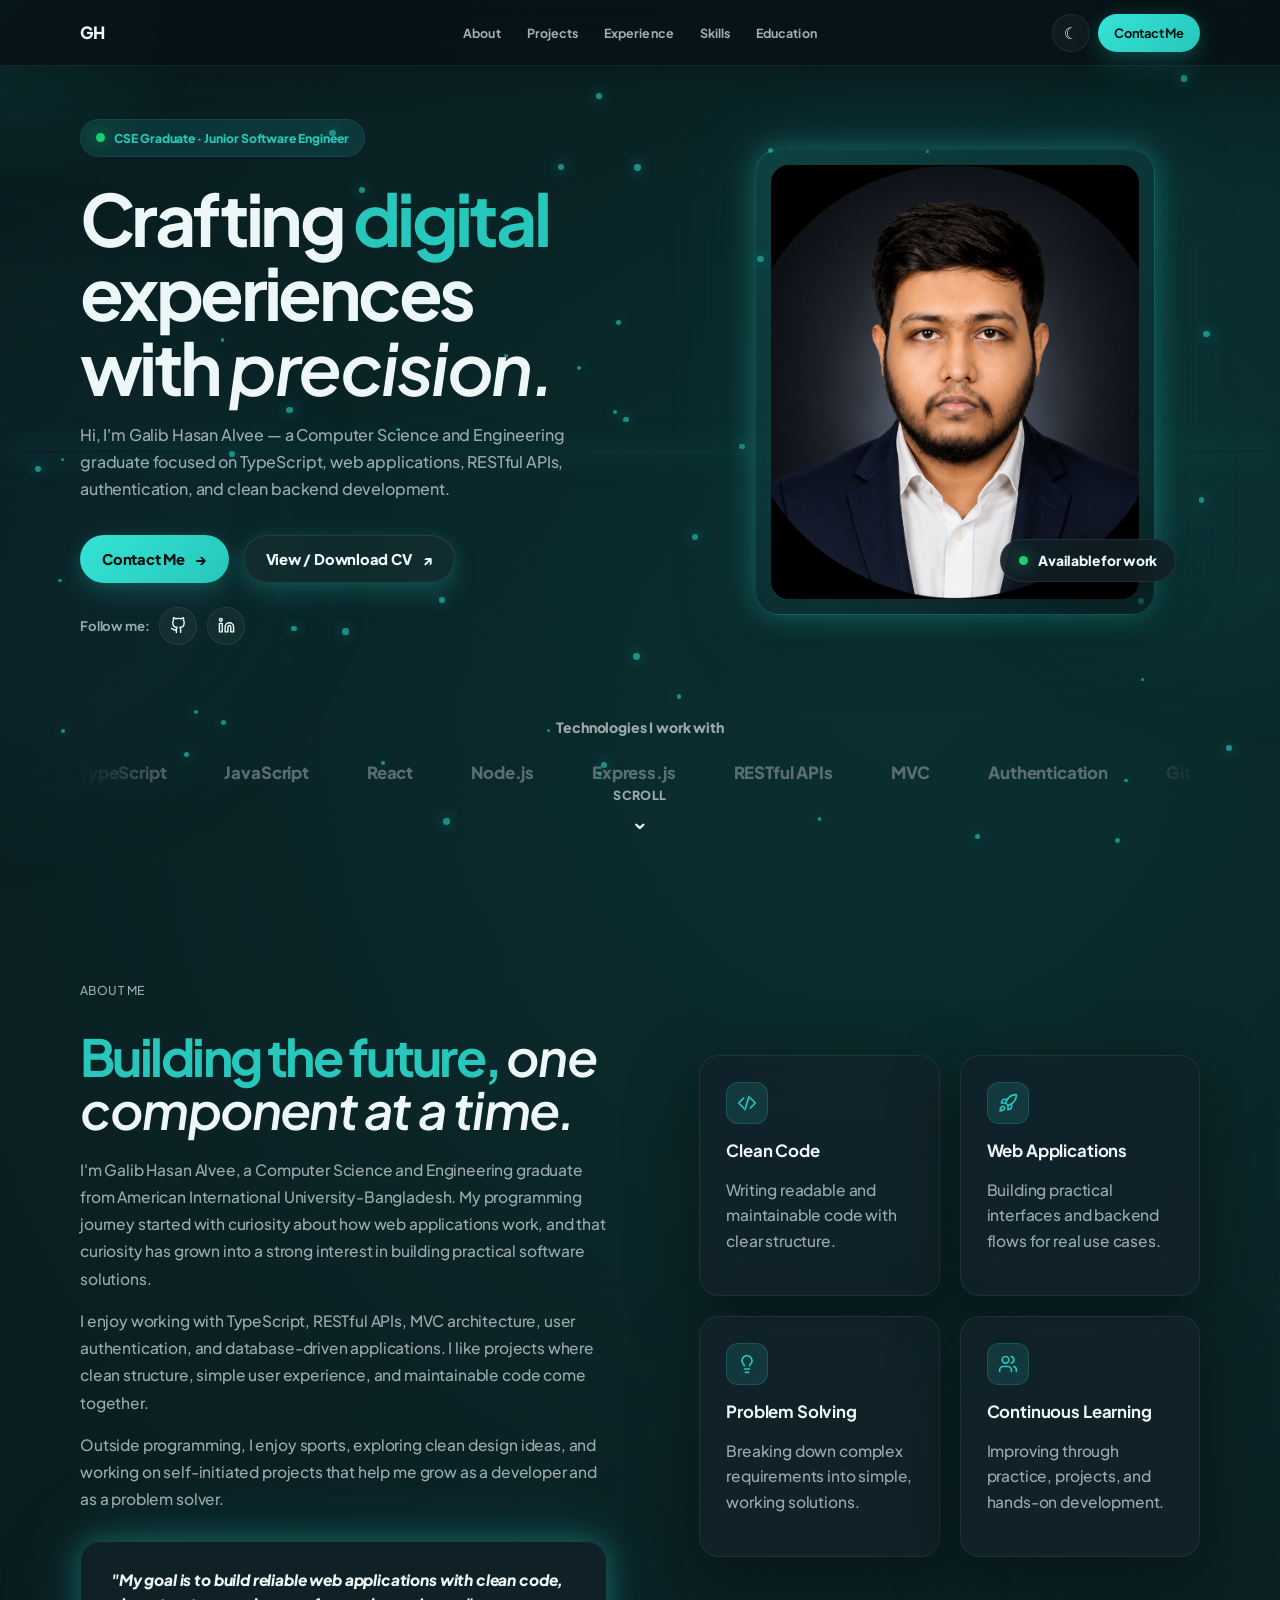
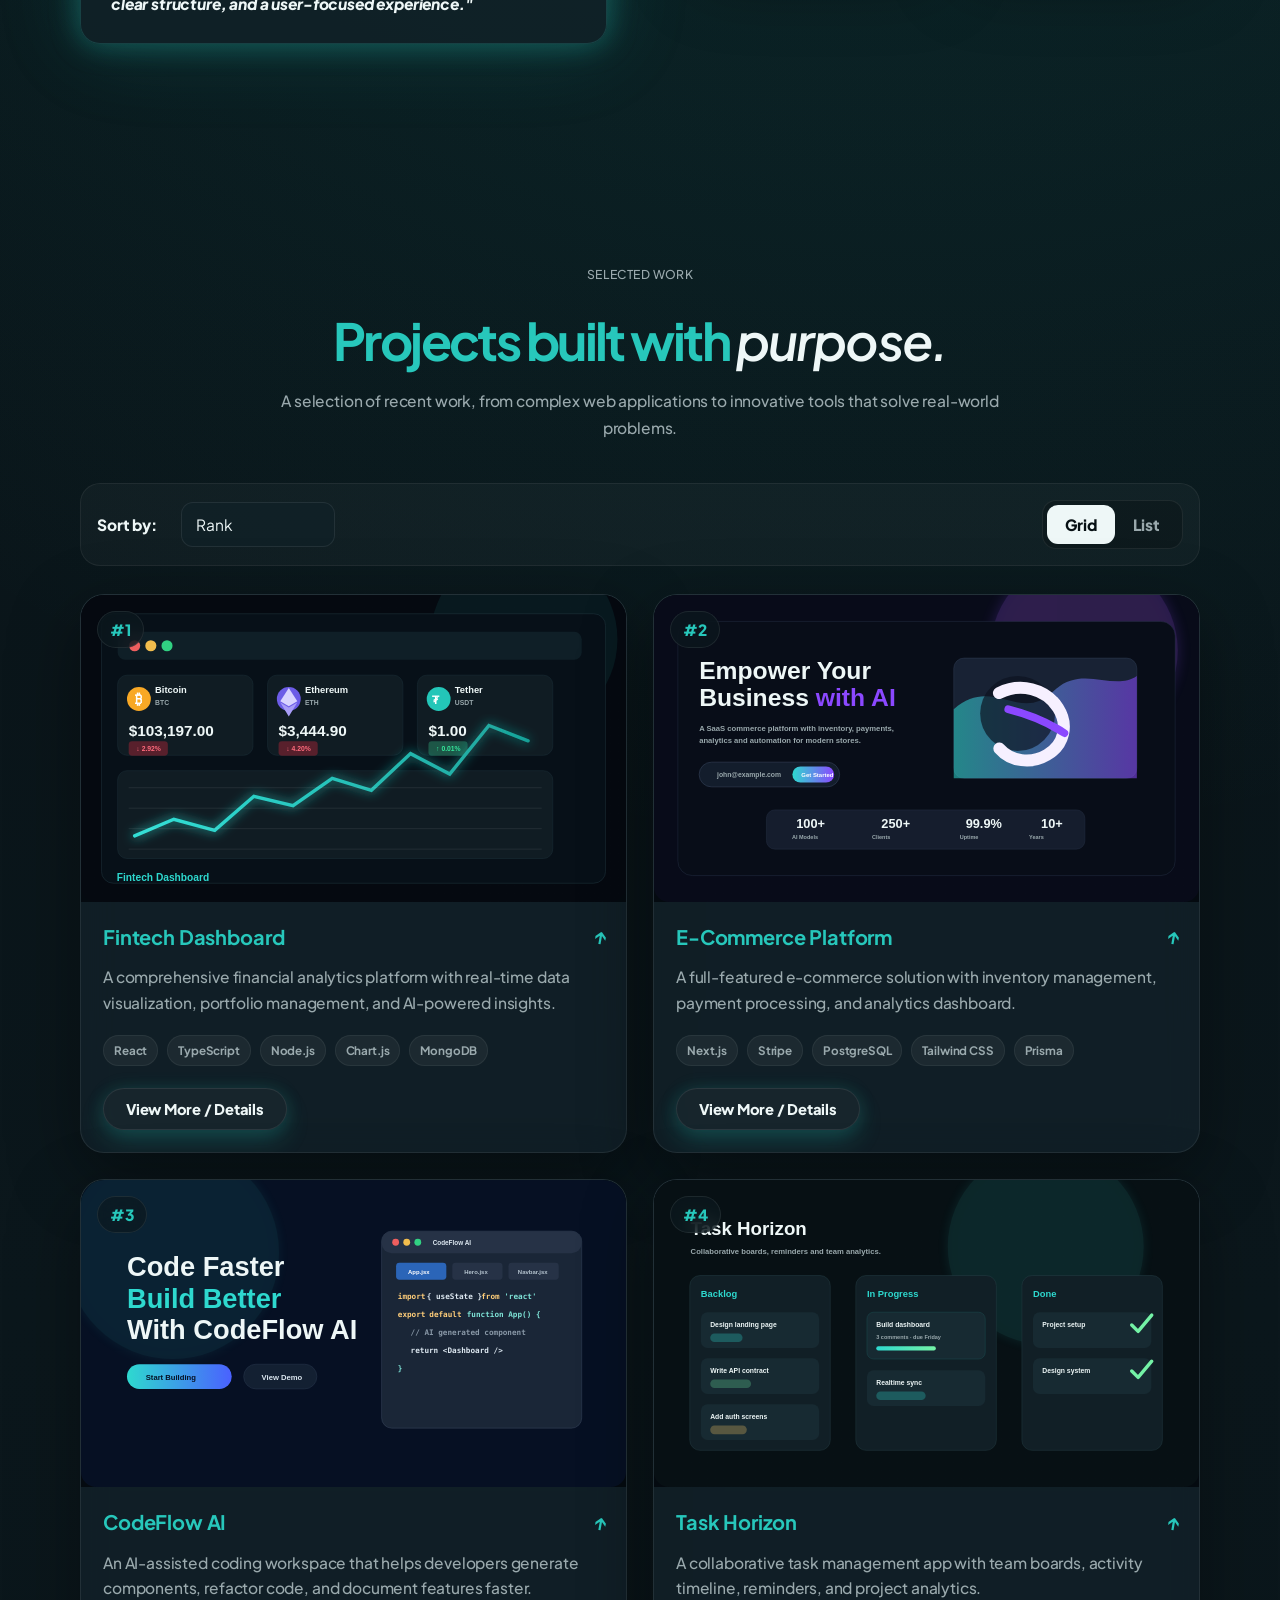
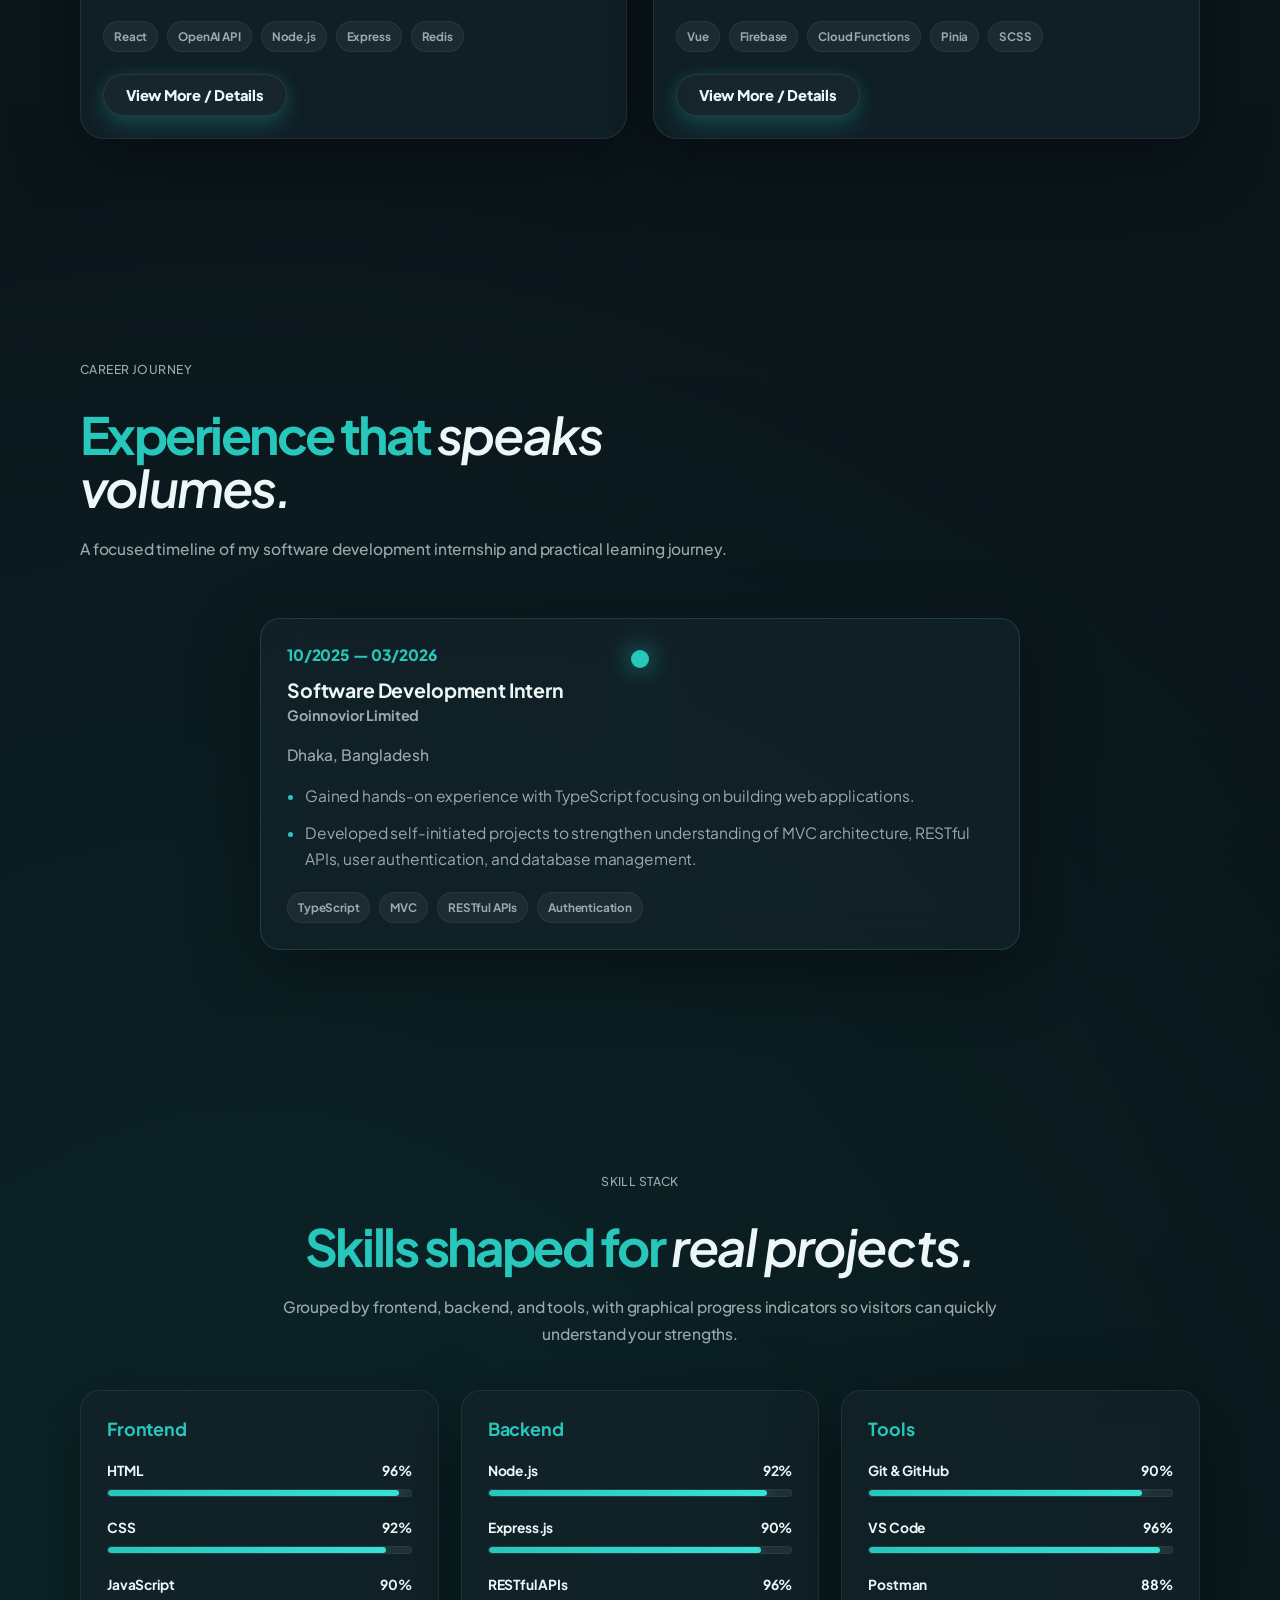
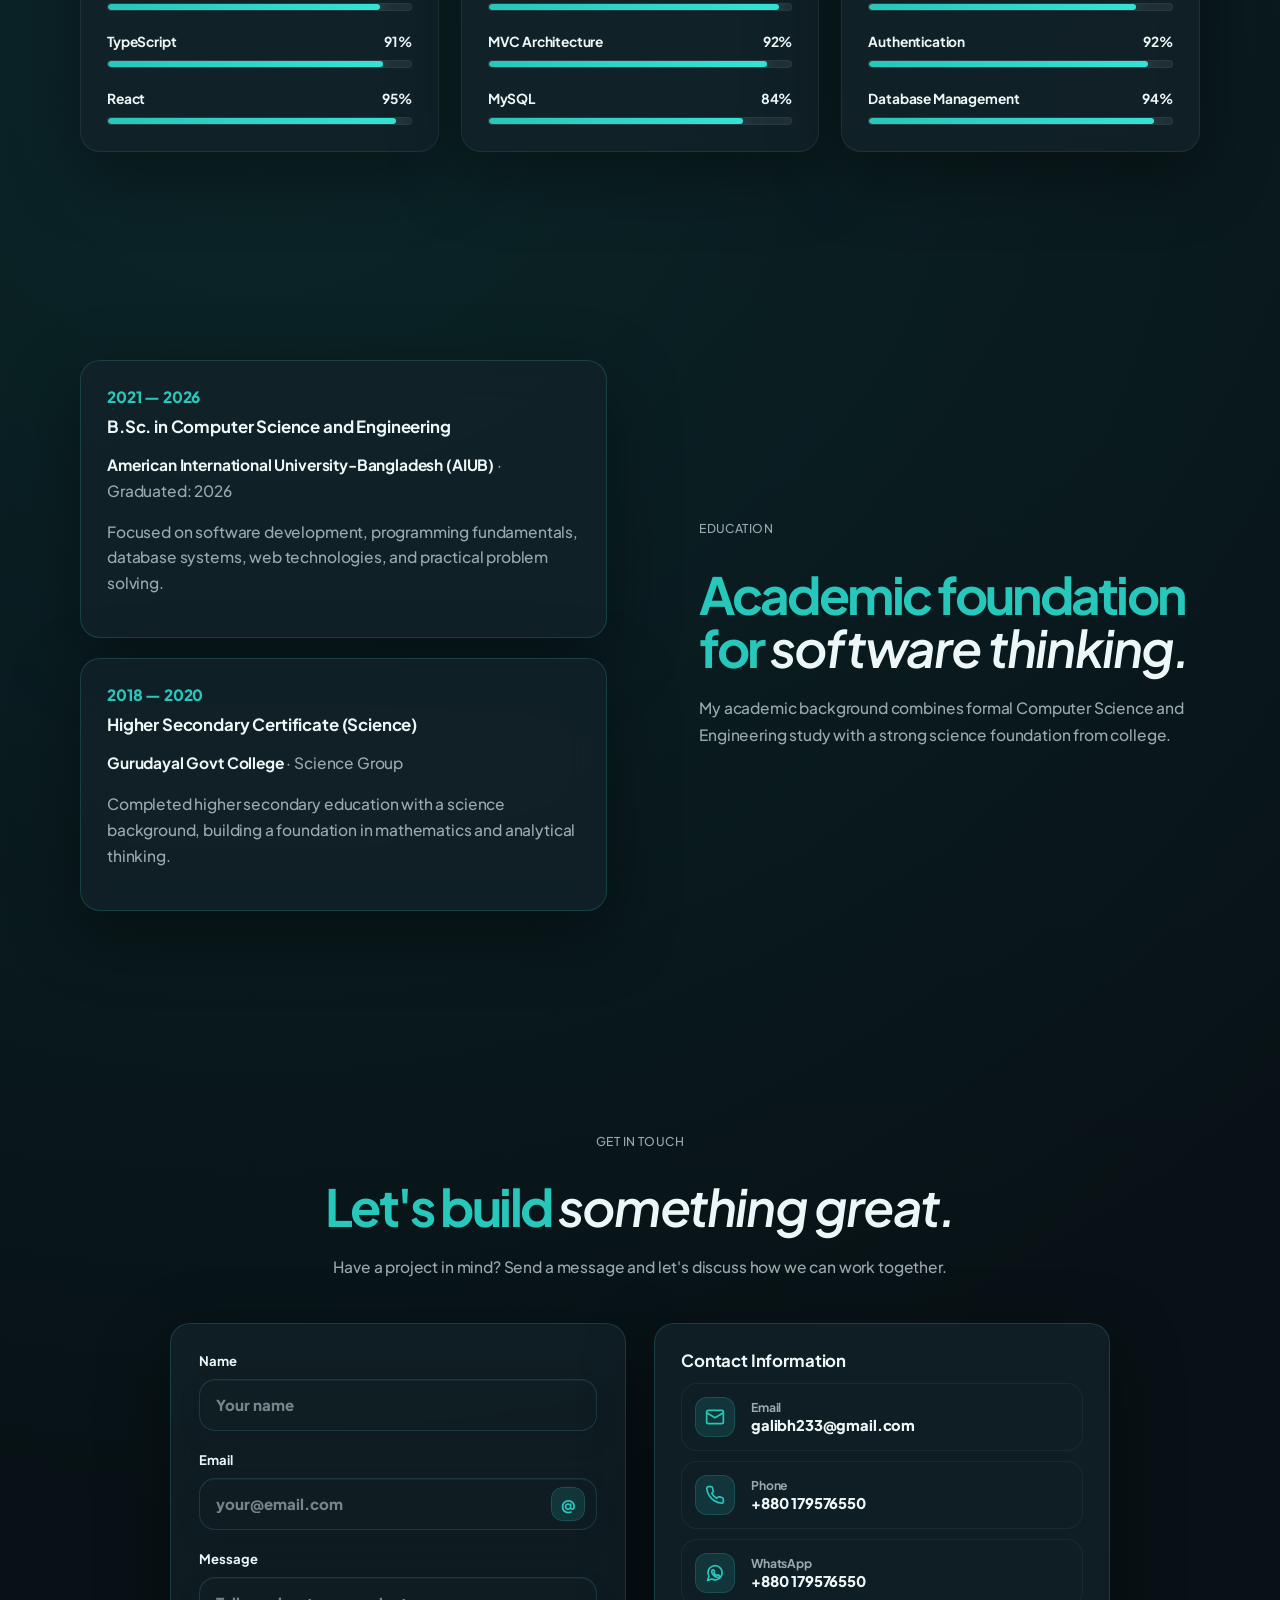
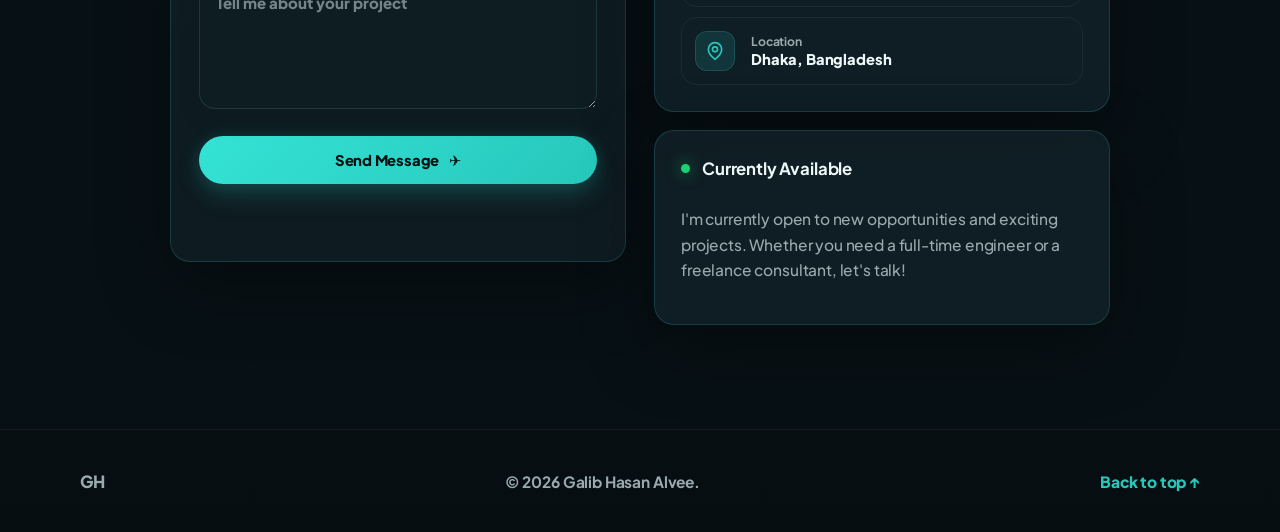
<file: index.html>
<!DOCTYPE html>
<html lang="en">
<head>
  <meta charset="UTF-8" />
  <meta name="viewport" content="width=device-width, initial-scale=1.0" />
  <meta name="description" content="Personal portfolio website of Galib Hasan Alvee, CSE graduate and junior software engineer." />
  <title>Galib Hasan Alvee | Personal Portfolio</title>
  <link rel="preconnect" href="https://fonts.googleapis.com" />
  <link rel="preconnect" href="https://fonts.gstatic.com" crossorigin />
  <link href="https://fonts.googleapis.com/css2?family=Plus+Jakarta+Sans:wght@400;500;600;700;800&display=swap" rel="stylesheet" />
  <link rel="stylesheet" href="css/styles.css" />
  <script>
    const savedTheme = localStorage.getItem('portfolio-theme') || 'dark';
    document.documentElement.setAttribute('data-theme', savedTheme);
  </script>
</head>
<body>
  <div class="noise" aria-hidden="true"></div>
  <div class="cursor-glow" aria-hidden="true"></div>
  <div class="site-orb orb-one" aria-hidden="true"></div>
  <div class="site-orb orb-two" aria-hidden="true"></div>
  <div id="particles" class="particles" aria-hidden="true"></div>

  <header class="navbar" id="navbar">
    <a class="logo" href="#home" aria-label="Go to home">GH</a>
    <nav class="nav-links" id="navLinks" aria-label="Primary navigation">
      <a href="#about">About</a>
      <a href="#projects">Projects</a>
      <a href="#experience">Experience</a>
      <a href="#skills">Skills</a>
      <a href="#education">Education</a>
    </nav>
    <div class="nav-actions">
      <button class="theme-toggle" id="themeToggle" aria-label="Switch theme">
        <span class="theme-icon" aria-hidden="true">☾</span>
      </button>
      <a class="btn btn-small" href="#contact">Contact Me</a>
      <button class="menu-toggle" id="menuToggle" aria-label="Open menu" aria-expanded="false">
        <span></span><span></span><span></span>
      </button>
    </div>
  </header>

  <main>
    <section class="hero section" id="home">
      <div class="container hero-grid">
        <div class="hero-copy reveal">
          <div class="eyebrow"><span></span> CSE Graduate · Junior Software Engineer</div>
          <h1>Crafting <span>digital</span> experiences with <em>precision.</em></h1>
          <p>Hi, I'm Galib Hasan Alvee — a Computer Science and Engineering graduate focused on TypeScript, web applications, RESTful APIs, authentication, and clean backend development.</p>
          <div class="hero-actions">
            <a class="btn" href="#contact">Contact Me <span aria-hidden="true">→</span></a>
            <a class="btn btn-ghost" id="resumeButton" href="public/assets/resume.pdf" target="_blank" rel="noreferrer" aria-label="Open resume in a new tab to view or download">View / Download CV <span aria-hidden="true">↗</span></a>
          </div>
          <div class="social-row" id="socialRow" aria-label="Social links"></div>
        </div>

        <div class="hero-visual reveal delay-1">
          <div class="profile-card">
            <img src="public/assets/profile.png" alt="Professional portrait of Galib Hasan Alvee" />
            <div class="availability"><span></span> Available for work</div>
          </div>
        </div>
      </div>
      <div class="container tech-strip reveal delay-2">
        <p>Technologies I work with</p>
        <div id="techMarquee" class="tech-marquee"></div>
      </div>
      <a class="scroll-indicator" href="#about" aria-label="Scroll to about section">SCROLL <span>⌄</span></a>
    </section>

    <section class="section about" id="about">
      <div class="container split-grid">
        <div class="section-copy reveal">
          <p class="section-kicker">ABOUT ME</p>
          <h2>Building the future, <em>one component at a time.</em></h2>
          <div class="about-text" id="aboutText"></div>
          <blockquote id="missionQuote"></blockquote>
        </div>
        <div class="value-grid reveal delay-1" id="valueGrid"></div>
      </div>
    </section>

    <section class="section projects" id="projects">
      <div class="container">
        <div class="section-heading reveal">
          <p class="section-kicker">SELECTED WORK</p>
          <h2>Projects built with <em>purpose.</em></h2>
          <p>A selection of recent work, from complex web applications to innovative tools that solve real-world problems.</p>
        </div>
        <div class="project-toolbar reveal delay-1">
          <label for="sortProjects">Sort by:</label>
          <select id="sortProjects" aria-label="Sort projects">
            <option value="rank">Rank</option>
            <option value="name">Name</option>
            <option value="stack">Stack Count</option>
          </select>
          <div class="view-switch" role="group" aria-label="Project layout">
            <button class="active" data-view="grid">Grid</button>
            <button data-view="list">List</button>
          </div>
        </div>
        <div class="project-grid" id="projectGrid"></div>
      </div>
    </section>


    <section class="section experience" id="experience">
      <div class="container">
        <div class="section-copy narrow reveal">
          <p class="section-kicker">CAREER JOURNEY</p>
          <h2>Experience that <em>speaks volumes.</em></h2>
          <p>A focused timeline of my software development internship and practical learning journey.</p>
        </div>
        <div class="timeline" id="timeline"></div>
      </div>
    </section>


    <section class="section skills" id="skills">
      <div class="container">
        <div class="section-heading reveal">
          <p class="section-kicker">SKILL STACK</p>
          <h2>Skills shaped for <em>real projects.</em></h2>
          <p>Grouped by frontend, backend, and tools, with graphical progress indicators so visitors can quickly understand your strengths.</p>
        </div>
        <div class="skills-grid" id="skillsGrid"></div>
      </div>
    </section>


    <section class="section education" id="education">
      <div class="container split-grid reverse-on-mobile">
        <div class="education-cards reveal" id="educationCards"></div>
        <div class="section-copy reveal delay-1">
          <p class="section-kicker">EDUCATION</p>
          <h2>Academic foundation for <em>software thinking.</em></h2>
          <p>My academic background combines formal Computer Science and Engineering study with a strong science foundation from college.</p>
        </div>
      </div>
    </section>

    <section class="section contact" id="contact">
      <div class="container">
        <div class="section-heading reveal">
          <p class="section-kicker">GET IN TOUCH</p>
          <h2>Let's build <em>something great.</em></h2>
          <p>Have a project in mind? Send a message and let's discuss how we can work together.</p>
        </div>
        <div class="contact-grid">
          <form class="contact-form reveal" id="contactForm">
            <label class="form-field">
              <span class="field-label">Name</span>
              <span class="input-shell"><input type="text" id="nameInput" name="from_name" placeholder="Your name" required /></span>
            </label>
            <label class="form-field">
              <span class="field-label">Email</span>
              <span class="input-shell email-shell"><input type="email" id="emailInput" name="from_email" placeholder="your@email.com" required /><span class="input-icon" aria-hidden="true">@</span></span>
            </label>
            <label class="form-field">
              <span class="field-label">Message</span>
              <span class="input-shell"><textarea id="messageInput" name="message" placeholder="Tell me about your project" required></textarea></span>
            </label>
            <button class="btn" type="submit">Send Message <span aria-hidden="true">✈</span></button>
            <p class="form-status" id="formStatus" role="status"></p>
          </form>
          <aside class="contact-side reveal delay-1">
            <div class="contact-card">
              <h3>Contact Information</h3>
              <div id="contactInfo"></div>
            </div>
            <div class="available-card">
              <h3><span></span> Currently Available</h3>
              <p>I'm currently open to new opportunities and exciting projects. Whether you need a full-time engineer or a freelance consultant, let's talk!</p>
            </div>
          </aside>
        </div>
      </div>
    </section>
  </main>

  <footer class="footer">
    <div class="container footer-inner">
      <a class="logo" href="#home">GH</a>
      <p>© 2026 Galib Hasan Alvee.</p>
      <a href="#home">Back to top ↑</a>
    </div>
  </footer>

  <script src="js/data.js"></script>
  <script src="js/main.js"></script>
</body>
</html>
</file>
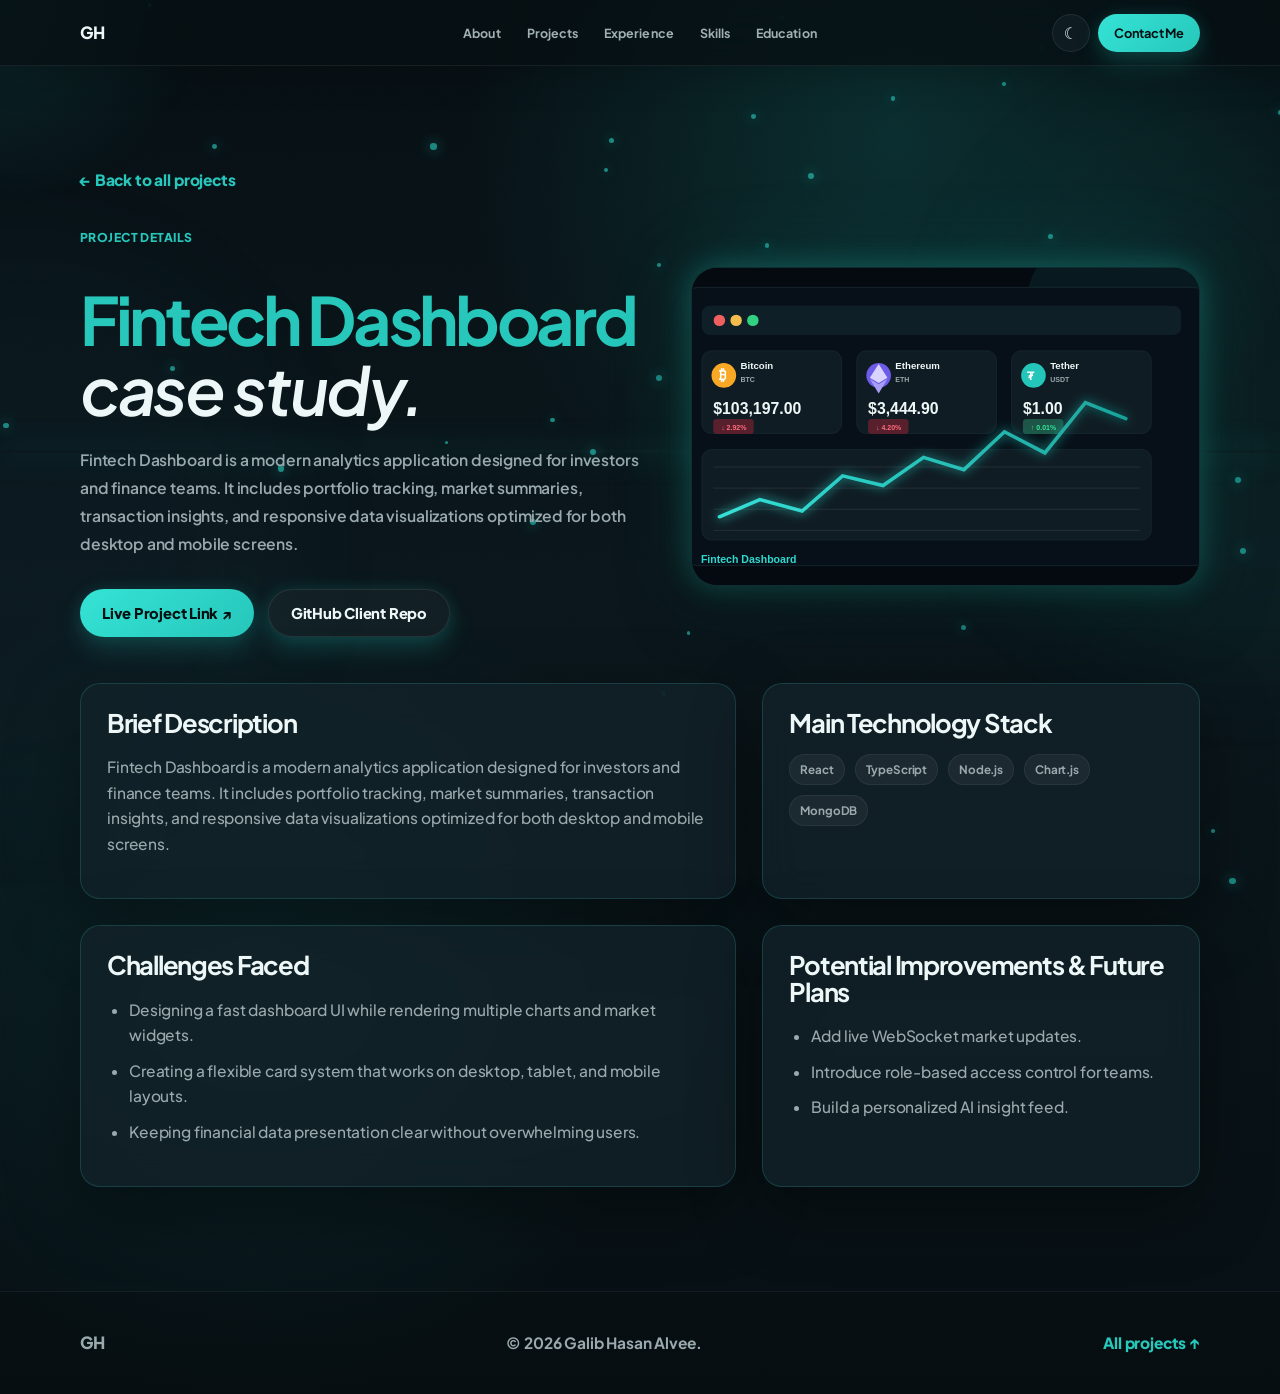
<file: project-details.html>
<!DOCTYPE html>
<html lang="en">
<head>
  <meta charset="UTF-8" />
  <meta name="viewport" content="width=device-width, initial-scale=1.0" />
  <meta name="description" content="Detailed project page for the personal portfolio." />
  <title>Project Details | Galib Hasan Alvee</title>
  <link rel="preconnect" href="https://fonts.googleapis.com" />
  <link rel="preconnect" href="https://fonts.gstatic.com" crossorigin />
  <link href="https://fonts.googleapis.com/css2?family=Plus+Jakarta+Sans:wght@400;500;600;700;800&display=swap" rel="stylesheet" />
  <link rel="stylesheet" href="css/styles.css" />
  <script>
    const savedTheme = localStorage.getItem('portfolio-theme') || 'dark';
    document.documentElement.setAttribute('data-theme', savedTheme);
  </script>
</head>
<body>
  <div class="noise" aria-hidden="true"></div>
  <div class="cursor-glow" aria-hidden="true"></div>
  <div class="site-orb orb-one" aria-hidden="true"></div>
  <div class="site-orb orb-two" aria-hidden="true"></div>
  <div id="particles" class="particles" aria-hidden="true"></div>

  <header class="navbar" id="navbar">
    <a class="logo" href="index.html#home" aria-label="Go to home">GH</a>
    <nav class="nav-links" id="navLinks" aria-label="Primary navigation">
      <a href="index.html#about">About</a>
      <a href="index.html#projects">Projects</a>
      <a href="index.html#experience">Experience</a>
      <a href="index.html#skills">Skills</a>
      <a href="index.html#education">Education</a>
    </nav>
    <div class="nav-actions">
      <button class="theme-toggle" id="themeToggle" aria-label="Switch theme">
        <span class="theme-icon" aria-hidden="true">☾</span>
      </button>
      <a class="btn btn-small" href="index.html#contact">Contact Me</a>
      <button class="menu-toggle" id="menuToggle" aria-label="Open menu" aria-expanded="false">
        <span></span><span></span><span></span>
      </button>
    </div>
  </header>

  <main class="project-page-main">
    <section class="section project-detail-hero">
      <div class="container" id="projectDetail"></div>
    </section>
  </main>

  <footer class="footer">
    <div class="container footer-inner">
      <a class="logo" href="index.html#home">GH</a>
      <p>© 2026 Galib Hasan Alvee.</p>
      <a href="index.html#projects">All projects ↑</a>
    </div>
  </footer>

  <script src="js/data.js"></script>
  <script src="js/project-details.js"></script>
</body>
</html>
</file>
<file: css/styles.css>
:root {
  color-scheme: dark;
  --bg: #071014;
  --bg-alt: #0b171c;
  --panel: rgba(17, 34, 40, 0.78);
  --panel-solid: #111f25;
  --card: rgba(19, 34, 41, 0.78);
  --text: #eef7f7;
  --muted: #9aa9ad;
  --soft: #708187;
  --accent: #27c7bb;
  --accent-strong: #34e3d5;
  --accent-muted: rgba(39, 199, 187, 0.14);
  --border: rgba(69, 226, 213, 0.17);
  --shadow: 0 22px 70px rgba(0, 0, 0, 0.38);
  --glow: 0 0 30px rgba(39, 199, 187, 0.38), 0 0 90px rgba(39, 199, 187, 0.15);
  --radius-lg: 32px;
  --radius-md: 22px;
  --radius-sm: 14px;
  --container: 1180px;
  --nav-h: 76px;
}

html[data-theme='light'] {
  color-scheme: light;
  --bg: #f4fbfb;
  --bg-alt: #eaf6f7;
  --panel: rgba(255, 255, 255, 0.82);
  --panel-solid: #ffffff;
  --card: rgba(255, 255, 255, 0.9);
  --text: #102226;
  --muted: #53656b;
  --soft: #74868c;
  --accent: #0faea4;
  --accent-strong: #0f756f;
  --accent-muted: rgba(15, 174, 164, 0.12);
  --border: rgba(15, 174, 164, 0.22);
  --shadow: 0 22px 60px rgba(13, 54, 59, 0.12);
  --glow: 0 0 30px rgba(15, 174, 164, 0.22), 0 0 90px rgba(15, 174, 164, 0.12);
}

* { box-sizing: border-box; }

html {
  scroll-behavior: smooth;
}

body {
  margin: 0;
  font-family: "Inter", system-ui, -apple-system, BlinkMacSystemFont, "Segoe UI", sans-serif;
  background:
    radial-gradient(circle at 70% 10%, rgba(28, 198, 184, 0.16), transparent 28%),
    radial-gradient(circle at 20% 70%, rgba(30, 194, 184, 0.10), transparent 30%),
    linear-gradient(180deg, var(--bg), var(--bg-alt) 42%, var(--bg));
  color: var(--text);
  overflow-x: hidden;
}

body::before {
  content: "";
  position: fixed;
  inset: 0;
  background: linear-gradient(90deg, transparent, rgba(33, 206, 194, 0.05), transparent);
  height: 3px;
  top: 50vh;
  box-shadow: var(--glow);
  pointer-events: none;
  z-index: 0;
}

img { max-width: 100%; display: block; }

a { color: inherit; text-decoration: none; }

button, input, textarea, select { font: inherit; }

::selection { background: var(--accent); color: #031113; }

.noise {
  position: fixed;
  inset: 0;
  background-image: url("data:image/svg+xml,%3Csvg xmlns='http://www.w3.org/2000/svg' width='220' height='220' viewBox='0 0 220 220'%3E%3Cfilter id='n'%3E%3CfeTurbulence type='fractalNoise' baseFrequency='.8' numOctaves='2' stitchTiles='stitch'/%3E%3C/filter%3E%3Crect width='220' height='220' filter='url(%23n)' opacity='.18'/%3E%3C/svg%3E");
  opacity: .06;
  pointer-events: none;
  z-index: 0;
}

.cursor-glow {
  position: fixed;
  width: 460px;
  height: 460px;
  border-radius: 999px;
  background: radial-gradient(circle, rgba(39, 199, 187, .12), transparent 64%);
  transform: translate(-50%, -50%);
  pointer-events: none;
  z-index: 0;
  transition: opacity .25s ease;
}

.site-orb {
  position: fixed;
  width: 560px;
  height: 560px;
  border-radius: 999px;
  filter: blur(60px);
  opacity: .22;
  pointer-events: none;
  z-index: 0;
}

.orb-one { right: -240px; top: 12%; background: rgba(39, 199, 187, .25); }
.orb-two { left: -260px; bottom: 10%; background: rgba(46, 118, 145, .22); }

.particles {
  position: fixed;
  inset: 0;
  pointer-events: none;
  z-index: 1;
  overflow: hidden;
}

.particle {
  position: absolute;
  width: 6px;
  height: 6px;
  border-radius: 50%;
  background: var(--accent);
  opacity: .65;
  box-shadow: 0 0 14px var(--accent);
  animation: floatParticle var(--duration, 9s) ease-in-out infinite;
}

@keyframes floatParticle {
  0%, 100% { transform: translate3d(0, 0, 0); opacity: .35; }
  50% { transform: translate3d(18px, -24px, 0); opacity: .9; }
}

.container {
  width: min(var(--container), calc(100% - 40px));
  margin-inline: auto;
  position: relative;
  z-index: 2;
}

.section {
  position: relative;
  padding: 120px 0;
}

.navbar {
  position: fixed;
  top: 18px;
  left: 50%;
  transform: translateX(-50%);
  width: min(var(--container), calc(100% - 40px));
  height: var(--nav-h);
  border: 1px solid rgba(255,255,255,.06);
  border-radius: 999px;
  background: rgba(12, 25, 30, 0.66);
  backdrop-filter: blur(18px);
  display: grid;
  grid-template-columns: 1fr auto 1fr;
  align-items: center;
  gap: 16px;
  padding: 0 18px 0 28px;
  z-index: 20;
  box-shadow: 0 18px 60px rgba(0,0,0,.24);
  transition: background .25s ease, border-color .25s ease, top .25s ease;
}

html[data-theme='light'] .navbar {
  background: rgba(255,255,255,.72);
  border-color: rgba(15, 174, 164, .16);
}

.navbar.scrolled {
  top: 10px;
  background: color-mix(in srgb, var(--panel-solid) 82%, transparent);
  border-color: var(--border);
}

.logo {
  font-weight: 900;
  font-size: 1.25rem;
  letter-spacing: -0.05em;
  justify-self: start;
}

.logo span { color: var(--accent); }

.nav-links {
  justify-self: center;
  display: flex;
  align-items: center;
  gap: 6px;
  padding: 8px;
  border-radius: 999px;
  background: rgba(255,255,255,.04);
}

.nav-links a {
  color: var(--muted);
  font-weight: 700;
  font-size: .88rem;
  padding: 12px 16px;
  border-radius: 999px;
  transition: color .2s ease, background .2s ease;
}

.nav-links a:hover, .nav-links a.active {
  color: var(--text);
  background: rgba(255,255,255,.06);
}

.nav-actions {
  justify-self: end;
  display: flex;
  align-items: center;
  gap: 10px;
}

.theme-toggle, .menu-toggle {
  border: 1px solid var(--border);
  background: var(--panel);
  color: var(--text);
  border-radius: 999px;
  cursor: pointer;
}

.theme-toggle {
  width: 44px;
  height: 44px;
  display: grid;
  place-items: center;
  font-size: 1rem;
}

.btn {
  display: inline-flex;
  align-items: center;
  justify-content: center;
  gap: 10px;
  border: none;
  min-height: 54px;
  padding: 0 26px;
  border-radius: 999px;
  background: linear-gradient(135deg, var(--accent-strong), var(--accent));
  color: #031113;
  font-weight: 900;
  box-shadow: 0 14px 28px rgba(39, 199, 187, .22), 0 0 24px rgba(39, 199, 187, .18);
  cursor: pointer;
  transition: transform .2s ease, box-shadow .2s ease, opacity .2s ease;
}

.btn:hover { transform: translateY(-2px); box-shadow: 0 18px 38px rgba(39, 199, 187, .30), 0 0 32px rgba(39, 199, 187, .22); }
.btn-small { min-height: 44px; padding: 0 20px; font-size: .9rem; }
.btn-ghost {
  background: rgba(255,255,255,.03);
  color: var(--text);
  border: 1px solid rgba(255,255,255,.09);
  box-shadow: none;
}

.btn-ghost:hover { border-color: var(--border); box-shadow: 0 0 25px rgba(39,199,187,.12); }

.menu-toggle {
  width: 44px;
  height: 44px;
  display: none;
  place-items: center;
  gap: 4px;
  padding: 11px;
}

.menu-toggle span {
  display: block;
  width: 20px;
  height: 2px;
  background: var(--text);
  border-radius: 20px;
}

.hero {
  min-height: 100vh;
  display: grid;
  place-items: center;
  padding-top: 145px;
  padding-bottom: 90px;
}

.hero-grid {
  display: grid;
  grid-template-columns: 1.05fr .95fr;
  align-items: center;
  gap: clamp(48px, 8vw, 112px);
}

.eyebrow, .section-kicker {
  display: inline-flex;
  align-items: center;
  gap: 9px;
  color: var(--accent);
  font-weight: 900;
  font-size: .88rem;
  letter-spacing: -.01em;
  text-transform: uppercase;
}

.eyebrow {
  padding: 12px 18px;
  border-radius: 999px;
  background: var(--accent-muted);
  border: 1px solid rgba(255,255,255,.06);
  text-transform: none;
}

.eyebrow span, .availability span, .available-card h3 span {
  width: 9px;
  height: 9px;
  border-radius: 50%;
  background: #18d170;
  box-shadow: 0 0 16px rgba(24, 209, 112, .75);
}

.hero h1, .section h2, .detail-title {
  margin: 28px 0 22px;
  font-size: clamp(3.2rem, 7vw, 6.6rem);
  line-height: .98;
  letter-spacing: -.065em;
  max-width: 800px;
}

.hero h1 span, .section h2, .detail-title span {
  color: var(--accent);
}

.hero h1 em, .section h2 em, .detail-title em {
  font-family: "Playfair Display", Georgia, serif;
  color: var(--text);
  letter-spacing: -.04em;
  font-weight: 700;
}

.hero-copy p {
  color: var(--muted);
  font-weight: 600;
  line-height: 1.7;
  max-width: 560px;
  font-size: 1.06rem;
}

.hero-actions {
  display: flex;
  gap: 14px;
  flex-wrap: wrap;
  margin: 36px 0 26px;
}

.social-row {
  display: flex;
  align-items: center;
  flex-wrap: wrap;
  gap: 10px;
  color: var(--muted);
  font-size: .9rem;
  font-weight: 800;
}

.social-row a {
  width: 42px;
  height: 42px;
  display: grid;
  place-items: center;
  border: 1px solid rgba(255,255,255,.08);
  border-radius: 999px;
  background: rgba(255,255,255,.04);
  color: var(--text);
  transition: transform .2s ease, border-color .2s ease, background .2s ease;
}

.social-row a:hover {
  transform: translateY(-2px);
  border-color: var(--accent);
  background: var(--accent-muted);
}

.social-row svg { width: 19px; height: 19px; }

.hero-visual {
  display: grid;
  place-items: center;
}

.profile-card {
  width: min(430px, 100%);
  position: relative;
  padding: 18px;
  border-radius: 26px;
  background: linear-gradient(145deg, rgba(36, 208, 193, .17), rgba(9, 18, 24, .45));
  border: 1px solid var(--border);
  box-shadow: var(--glow), var(--shadow);
}

.profile-card::before {
  content: "";
  position: absolute;
  inset: 22px;
  border-radius: 20px;
  background: linear-gradient(180deg, transparent, rgba(39,199,187,.12));
  filter: blur(20px);
  z-index: -1;
}

.profile-card img {
  width: 100%;
  aspect-ratio: 1 / 1.18;
  object-fit: cover;
  border-radius: 20px;
  background: #050a11;
}

.experience-badge, .availability {
  position: absolute;
  background: color-mix(in srgb, var(--panel-solid) 88%, transparent);
  border: 1px solid rgba(255,255,255,.08);
  box-shadow: 0 15px 45px rgba(0,0,0,.28);
  backdrop-filter: blur(14px);
}

.experience-badge {
  top: -18px;
  left: -18px;
  padding: 16px 18px;
  border-radius: 0 20px 20px 0;
}

.experience-badge strong {
  display: block;
  color: var(--accent);
  font-size: 1.7rem;
  line-height: 1;
}

.experience-badge span {
  display: block;
  margin-top: 4px;
  color: var(--muted);
  font-size: .75rem;
  font-weight: 900;
}

.availability {
  right: -22px;
  bottom: 32px;
  display: inline-flex;
  align-items: center;
  gap: 10px;
  border-radius: 999px;
  padding: 12px 18px;
  font-size: .86rem;
  font-weight: 900;
}

.tech-strip {
  margin-top: 70px;
  text-align: center;
}

.tech-strip p {
  color: var(--muted);
  font-weight: 800;
  font-size: .88rem;
}

.tech-marquee {
  display: flex;
  justify-content: center;
  flex-wrap: wrap;
  gap: clamp(20px, 4vw, 44px);
  margin-top: 28px;
}

.tech-marquee span {
  color: var(--soft);
  font-size: clamp(1rem, 1.7vw, 1.28rem);
  font-weight: 900;
  opacity: .78;
}

.scroll-indicator {
  position: absolute;
  left: 50%;
  bottom: 30px;
  transform: translateX(-50%);
  z-index: 2;
  color: var(--muted);
  display: grid;
  gap: 4px;
  place-items: center;
  font-weight: 900;
  font-size: .78rem;
  letter-spacing: .03em;
}

.scroll-indicator span { font-size: 1.35rem; color: var(--text); }

.split-grid {
  display: grid;
  grid-template-columns: 1fr .95fr;
  gap: clamp(46px, 8vw, 92px);
  align-items: center;
}

.section-copy h2, .section-heading h2 {
  font-size: clamp(2.4rem, 5vw, 4.6rem);
  margin: 20px 0 24px;
  color: var(--accent);
}

.section-copy p, .section-heading p, .about-text p {
  color: var(--muted);
  line-height: 1.75;
  font-weight: 600;
}

.section-heading {
  text-align: center;
  max-width: 780px;
  margin-inline: auto;
  margin-bottom: 48px;
}

blockquote {
  margin: 28px 0 0;
  padding: 26px 30px;
  border-radius: var(--radius-md);
  background: var(--panel);
  border: 1px solid var(--border);
  color: var(--text);
  font-weight: 800;
  font-style: italic;
  line-height: 1.6;
  box-shadow: var(--glow);
}

.value-grid {
  display: grid;
  grid-template-columns: repeat(2, minmax(0, 1fr));
  gap: 20px;
}

.value-card, .skill-category, .education-card, .project-card, .timeline-card, .contact-form, .contact-card, .available-card, .detail-panel {
  background: var(--card);
  border: 1px solid rgba(255,255,255,.07);
  box-shadow: var(--shadow);
  backdrop-filter: blur(18px);
}

.value-card {
  padding: 32px;
  border-radius: var(--radius-md);
  min-height: 190px;
  transition: transform .2s ease, border-color .2s ease;
}

.value-card:hover {
  transform: translateY(-5px);
  border-color: var(--border);
}

.icon-box {
  width: 48px;
  height: 48px;
  display: grid;
  place-items: center;
  color: var(--accent);
  background: var(--accent-muted);
  border: 1px solid var(--border);
  border-radius: 14px;
  margin-bottom: 20px;
}

.icon-box svg { width: 23px; height: 23px; }

.value-card h3, .skill-category h3, .education-card h3, .contact-card h3, .available-card h3 {
  margin: 0 0 12px;
  font-size: 1.18rem;
}

.value-card p, .education-card p, .timeline-card p, .project-card p, .available-card p, .detail-panel p, .detail-panel li {
  color: var(--muted);
  line-height: 1.65;
  font-weight: 600;
}

.skills-grid {
  display: grid;
  grid-template-columns: repeat(3, minmax(0, 1fr));
  gap: 22px;
}

.skill-category {
  padding: 28px;
  border-radius: var(--radius-md);
}

.skill-category h3 {
  color: var(--accent);
  font-size: 1.35rem;
}

.skill-item {
  margin-top: 22px;
}

.skill-head {
  display: flex;
  justify-content: space-between;
  gap: 16px;
  color: var(--text);
  font-weight: 800;
  font-size: .95rem;
  margin-bottom: 10px;
}

.progress {
  height: 10px;
  border-radius: 999px;
  background: rgba(255,255,255,.07);
  overflow: hidden;
  border: 1px solid rgba(255,255,255,.05);
}

.progress span {
  display: block;
  height: 100%;
  width: var(--level);
  border-radius: inherit;
  background: linear-gradient(90deg, var(--accent), var(--accent-strong));
  box-shadow: 0 0 16px rgba(39,199,187,.5);
  transform: scaleX(0);
  transform-origin: left;
  transition: transform 1s ease;
}

.reveal.in-view .progress span, .skill-category.in-view .progress span { transform: scaleX(1); }

.education-cards {
  display: grid;
  gap: 20px;
}

.education-card {
  padding: 30px;
  border-radius: var(--radius-md);
  border-color: var(--border);
}

.education-card span {
  display: inline-block;
  color: var(--accent);
  font-weight: 900;
  margin-bottom: 10px;
}

.education-card h3 { font-size: 1.32rem; }
.education-card strong { color: var(--text); }

.stats-grid {
  display: grid;
  grid-template-columns: repeat(3, 1fr);
  gap: 14px;
  margin-top: 34px;
}

.stats-grid div {
  background: var(--panel);
  border: 1px solid var(--border);
  border-radius: 18px;
  padding: 22px;
  text-align: center;
}

.stats-grid strong {
  display: block;
  font-size: 1.7rem;
  color: var(--accent);
}

.stats-grid span { color: var(--muted); font-weight: 800; font-size: .8rem; }

.project-toolbar {
  display: flex;
  align-items: center;
  justify-content: space-between;
  gap: 16px;
  margin-bottom: 28px;
  padding: 16px;
  border-radius: 20px;
  background: rgba(255,255,255,.03);
  border: 1px solid rgba(255,255,255,.06);
}

.project-toolbar label {
  color: var(--text);
  font-weight: 900;
  margin-right: 8px;
}

.project-toolbar select {
  appearance: none;
  border: 1px solid rgba(255,255,255,.08);
  background: var(--panel);
  color: var(--text);
  border-radius: 12px;
  padding: 12px 46px 12px 14px;
  cursor: pointer;
}

.view-switch {
  display: flex;
  padding: 4px;
  border-radius: 14px;
  background: rgba(0,0,0,.18);
  border: 1px solid rgba(255,255,255,.07);
}

.view-switch button {
  border: 0;
  border-radius: 11px;
  padding: 10px 18px;
  color: var(--muted);
  background: transparent;
  font-weight: 900;
  cursor: pointer;
}

.view-switch button.active {
  background: var(--text);
  color: var(--bg);
}

.project-grid {
  display: grid;
  grid-template-columns: repeat(2, minmax(0, 1fr));
  gap: 26px;
}

.project-grid.list-view {
  grid-template-columns: 1fr;
}

.project-card {
  border-radius: 24px;
  overflow: hidden;
  border-color: rgba(255,255,255,.08);
  transition: transform .2s ease, border-color .2s ease, box-shadow .2s ease;
}

.project-card:hover {
  transform: translateY(-6px);
  border-color: var(--border);
  box-shadow: var(--shadow), var(--glow);
}

.project-image {
  position: relative;
  background: #040a10;
  overflow: hidden;
}

.project-image img {
  width: 100%;
  aspect-ratio: 16 / 9;
  object-fit: cover;
  transition: transform .5s ease;
}

.project-card:hover .project-image img { transform: scale(1.04); }

.project-rank {
  position: absolute;
  top: 16px;
  left: 16px;
  background: rgba(12, 25, 30, .7);
  border: 1px solid rgba(255,255,255,.08);
  padding: 8px 12px;
  border-radius: 999px;
  font-weight: 900;
  color: var(--accent);
  backdrop-filter: blur(10px);
}

.project-body {
  padding: 26px;
}

.project-body h3 {
  display: flex;
  align-items: center;
  justify-content: space-between;
  margin: 0 0 14px;
  font-size: 1.55rem;
  color: var(--accent);
}

.project-body h3 span {
  font-size: 1.2rem;
  transform: rotate(-35deg);
}

.stack-list {
  display: flex;
  flex-wrap: wrap;
  gap: 9px;
  margin: 20px 0 0;
  padding: 0;
  list-style: none;
}

.stack-list li, .stack-chip {
  display: inline-flex;
  border-radius: 999px;
  padding: 8px 12px;
  background: rgba(255,255,255,.05);
  border: 1px solid rgba(255,255,255,.06);
  color: var(--muted);
  font-weight: 800;
  font-size: .8rem;
}

.project-detail-button {
  margin-top: 22px;
  min-height: 46px;
  padding: 0 18px;
}

.narrow { max-width: 720px; }

.timeline {
  position: relative;
  margin-top: 56px;
  display: grid;
  gap: 46px;
}

.timeline::before {
  content: "";
  position: absolute;
  top: 0;
  bottom: 0;
  left: 50%;
  width: 2px;
  background: linear-gradient(180deg, transparent, var(--accent), transparent);
  box-shadow: 0 0 22px rgba(39,199,187,.35);
}

.timeline-item {
  position: relative;
  display: grid;
  grid-template-columns: 1fr 1fr;
  gap: 80px;
  align-items: center;
}

.timeline-dot {
  position: absolute;
  left: 50%;
  top: 32px;
  width: 18px;
  height: 18px;
  border-radius: 50%;
  transform: translateX(-50%);
  background: var(--accent);
  box-shadow: 0 0 24px rgba(39,199,187,.8);
  z-index: 2;
}

.timeline-card {
  padding: 32px;
  border-radius: var(--radius-md);
  border-color: var(--border);
}

.timeline-item:nth-child(odd) .timeline-card { grid-column: 1; text-align: right; }
.timeline-item:nth-child(even) .timeline-card { grid-column: 2; }

.timeline-card span {
  color: var(--accent);
  font-weight: 900;
}

.timeline-card h3 {
  margin: 14px 0 4px;
  font-size: 1.45rem;
}

.timeline-card h4 {
  margin: 0 0 18px;
  color: var(--muted);
  font-size: 1rem;
}


.contact-grid {
  display: grid;
  grid-template-columns: 1fr 1fr;
  gap: 34px;
  align-items: start;
  max-width: 980px;
  margin-inline: auto;
}

.contact-form, .contact-card, .available-card {
  border-radius: var(--radius-md);
  border-color: var(--border);
}

.contact-form {
  padding: 32px;
}

.contact-form label {
  display: grid;
  gap: 10px;
  color: var(--text);
  font-weight: 900;
  margin-bottom: 20px;
}

.contact-form input, .contact-form textarea {
  width: 100%;
  border: 1px solid rgba(255,255,255,.08);
  border-radius: 14px;
  background: rgba(255,255,255,.04);
  color: var(--text);
  padding: 16px;
  outline: none;
  transition: border-color .2s ease, box-shadow .2s ease;
}

.contact-form textarea { min-height: 146px; resize: vertical; }

.contact-form input:focus, .contact-form textarea:focus {
  border-color: var(--accent);
  box-shadow: 0 0 0 4px var(--accent-muted);
}

.contact-form .btn { width: 100%; }

.form-status { min-height: 22px; color: var(--accent); font-weight: 800; }

.contact-side { display: grid; gap: 22px; }
.contact-card, .available-card { padding: 32px; }

.contact-item {
  display: grid;
  grid-template-columns: 48px 1fr;
  gap: 18px;
  align-items: center;
  padding: 16px 0;
}

.contact-item:not(:last-child) { border-bottom: 1px solid rgba(255,255,255,.06); }

.contact-item .icon-box { margin: 0; width: 46px; height: 46px; }
.contact-item span { display: block; color: var(--muted); font-weight: 800; font-size: .85rem; }
.contact-item a, .contact-item strong { color: var(--text); font-weight: 900; }

.available-card h3 {
  display: inline-flex;
  align-items: center;
  gap: 12px;
}

.footer {
  position: relative;
  z-index: 2;
  padding: 26px 0;
  border-top: 1px solid rgba(255,255,255,.06);
  background: rgba(0,0,0,.1);
}

.footer-inner {
  display: flex;
  align-items: center;
  justify-content: space-between;
  gap: 20px;
  color: var(--muted);
  font-weight: 700;
}

.footer a:last-child { color: var(--accent); font-weight: 900; }

.reveal {
  opacity: 0;
  transform: translateY(28px);
  transition: opacity .75s ease, transform .75s ease;
}

.reveal.in-view {
  opacity: 1;
  transform: translateY(0);
}

.delay-1 { transition-delay: .12s; }
.delay-2 { transition-delay: .22s; }

.project-page-main {
  min-height: 100vh;
  padding-top: 110px;
}

.project-detail-hero {
  padding-top: 80px;
}

.back-link {
  display: inline-flex;
  align-items: center;
  gap: 10px;
  color: var(--accent);
  font-weight: 900;
  margin-bottom: 28px;
}

.detail-hero-grid {
  display: grid;
  grid-template-columns: 1fr .9fr;
  gap: 46px;
  align-items: center;
}

.detail-title {
  font-size: clamp(2.8rem, 6vw, 5.5rem);
}

.detail-summary {
  color: var(--muted);
  line-height: 1.8;
  font-size: 1.08rem;
  font-weight: 600;
  max-width: 620px;
}

.detail-image {
  border-radius: 26px;
  overflow: hidden;
  border: 1px solid var(--border);
  background: #040a10;
  box-shadow: var(--shadow), var(--glow);
}

.detail-image img { width: 100%; aspect-ratio: 16 / 10; object-fit: cover; }

.detail-actions {
  display: flex;
  gap: 14px;
  flex-wrap: wrap;
  margin-top: 30px;
}

.detail-content-grid {
  display: grid;
  grid-template-columns: 1.2fr .8fr;
  gap: 26px;
  margin-top: 46px;
}

.detail-panel {
  border-radius: var(--radius-md);
  padding: 32px;
  border-color: var(--border);
}

.detail-panel h2 {
  margin: 0 0 18px;
  color: var(--text);
  font-size: 1.6rem;
  letter-spacing: -.04em;
}

.detail-panel ul { padding-left: 22px; }
.detail-panel li { margin-bottom: 10px; }

.stack-cloud {
  display: flex;
  flex-wrap: wrap;
  gap: 10px;
}

.not-found {
  min-height: 60vh;
  display: grid;
  place-items: center;
  text-align: center;
}

.not-found h1 { font-size: clamp(2.3rem, 5vw, 4.5rem); margin: 0 0 14px; }
.not-found p { color: var(--muted); }

@media (max-width: 1100px) {
  .navbar { grid-template-columns: auto 1fr auto; }
  .nav-links { position: fixed; top: calc(var(--nav-h) + 14px); left: 0; right: 0; width: 100%; flex-direction: column; align-items: stretch; padding: 16px; border-radius: 24px; background: var(--panel-solid); border: 1px solid var(--border); box-shadow: var(--shadow); transform-origin: top; transform: translateY(-10px) scale(.98); opacity: 0; pointer-events: none; transition: opacity .2s ease, transform .2s ease; }
  .nav-links.open { opacity: 1; transform: translateY(0) scale(1); pointer-events: auto; }
  .nav-links a { text-align: center; }
  .menu-toggle { display: grid; }
}

@media (max-width: 960px) {
  .section { padding: 92px 0; }
  .hero-grid, .split-grid, .contact-grid, .detail-hero-grid, .detail-content-grid { grid-template-columns: 1fr; }
  .hero { padding-top: 140px; text-align: center; }
  .hero-copy p, .hero h1 { margin-left: auto; margin-right: auto; }
  .hero-actions, .social-row { justify-content: center; }
  .profile-card { width: min(380px, 100%); }
  .reverse-on-mobile .section-copy { order: -1; }
  .skills-grid { grid-template-columns: 1fr; }
  .project-grid { grid-template-columns: 1fr; }
  .timeline::before { left: 10px; }
  .timeline-item { grid-template-columns: 1fr; gap: 0; padding-left: 42px; }
  .timeline-dot { left: 10px; }
  .timeline-item:nth-child(odd) .timeline-card, .timeline-item:nth-child(even) .timeline-card { grid-column: 1; text-align: left; }
  .detail-image { order: -1; }
}

@media (max-width: 720px) {
  .container { width: min(100% - 28px, var(--container)); }
  .navbar { width: calc(100% - 22px); top: 10px; height: 64px; padding: 0 10px 0 16px; }
  .btn-small { display: none; }
  .theme-toggle, .menu-toggle { width: 40px; height: 40px; }
  .hero h1 { font-size: clamp(2.8rem, 13vw, 4.6rem); }
  .hero-copy p { font-size: .98rem; }
  .eyebrow { font-size: .8rem; padding: 10px 14px; }
  .btn { width: 100%; }
  .hero-actions { width: 100%; }
  .value-grid, .stats-grid { grid-template-columns: 1fr; }
  .project-toolbar { flex-direction: column; align-items: stretch; }
  .view-switch { justify-content: center; }
  .footer-inner { flex-direction: column; text-align: center; }
  .availability { right: 10px; bottom: 24px; }
  .experience-badge { left: 8px; top: 8px; border-radius: 16px; }
}

@media (prefers-reduced-motion: reduce) {
  *, *::before, *::after { animation-duration: .001ms !important; animation-iteration-count: 1 !important; scroll-behavior: auto !important; transition-duration: .001ms !important; }
  .reveal { opacity: 1; transform: none; }
}

/* ------------------------------------------------------------------
   Refinement pass: smaller type, minimal font, cleaner navbar/contact
   ------------------------------------------------------------------ */
:root {
  --nav-h: 66px;
  --container: 1120px;
  --radius-lg: 28px;
  --radius-md: 20px;
  --radius-sm: 12px;
}

body {
  font-family: "Plus Jakarta Sans", ui-sans-serif, system-ui, -apple-system, BlinkMacSystemFont, "Segoe UI", sans-serif;
  font-size: 15.5px;
  letter-spacing: -0.01em;
}

.section { padding: 104px 0; }

.navbar {
  top: 0;
  left: 0;
  transform: none;
  width: 100%;
  height: var(--nav-h);
  border-radius: 0;
  border: 0;
  border-bottom: 1px solid rgba(255,255,255,.065);
  background: rgba(7, 16, 20, .78);
  display: grid;
  grid-template-columns: minmax(130px, 1fr) auto minmax(180px, 1fr);
  padding: 0 max(20px, calc((100vw - var(--container)) / 2));
  box-shadow: 0 10px 36px rgba(0,0,0,.18);
}

html[data-theme='light'] .navbar {
  background: rgba(255,255,255,.78);
  border-bottom-color: rgba(15, 174, 164, .14);
}

.navbar.scrolled {
  top: 0;
  background: color-mix(in srgb, var(--panel-solid) 88%, transparent);
  border-bottom-color: var(--border);
  box-shadow: 0 12px 38px rgba(0,0,0,.2);
}

.logo {
  font-size: 1.05rem;
  font-weight: 800;
  letter-spacing: -.04em;
}

.nav-links {
  gap: 2px;
  padding: 0;
  background: transparent;
}

.nav-links a {
  position: relative;
  color: color-mix(in srgb, var(--muted) 92%, var(--text));
  font-size: .78rem;
  font-weight: 700;
  letter-spacing: .005em;
  padding: 9px 12px;
  border-radius: 999px;
}

.nav-links a::after {
  content: "";
  position: absolute;
  left: 50%;
  bottom: 4px;
  width: 0;
  height: 2px;
  border-radius: 999px;
  background: var(--accent);
  transform: translateX(-50%);
  transition: width .2s ease;
}

.nav-links a:hover,
.nav-links a.active {
  color: var(--text);
  background: var(--accent-muted);
}

.nav-links a:hover::after,
.nav-links a.active::after { width: 18px; }

.nav-actions { gap: 8px; }

.theme-toggle,
.menu-toggle {
  width: 38px;
  height: 38px;
  border-color: rgba(255,255,255,.08);
  background: color-mix(in srgb, var(--panel-solid) 78%, transparent);
}

.btn {
  min-height: 48px;
  padding: 0 22px;
  font-weight: 800;
  font-size: .92rem;
  letter-spacing: -.015em;
  box-shadow: 0 12px 24px rgba(39, 199, 187, .18), 0 0 18px rgba(39, 199, 187, .14);
}

.btn:hover { box-shadow: 0 15px 30px rgba(39, 199, 187, .24), 0 0 24px rgba(39, 199, 187, .18); }
.btn-small { min-height: 38px; padding: 0 16px; font-size: .8rem; font-weight: 700; }

.hero {
  min-height: 96vh;
  padding-top: 118px;
  padding-bottom: 76px;
}

.hero-grid { gap: clamp(40px, 7vw, 92px); }

.eyebrow,
.section-kicker {
  font-size: .76rem;
  font-weight: 800;
  letter-spacing: .035em;
}

.eyebrow {
  padding: 10px 15px;
  letter-spacing: -.005em;
}

.hero h1,
.section h2,
.detail-title {
  line-height: 1.04;
  letter-spacing: -.05em;
}

.hero h1 {
  margin: 24px 0 18px;
  font-size: clamp(2.7rem, 5.6vw, 5.3rem);
  max-width: 720px;
}

.hero h1 em,
.section h2 em,
.detail-title em {
  font-family: inherit;
  font-weight: 600;
  font-style: italic;
  letter-spacing: -.035em;
}

.hero-copy p,
.section-copy p,
.section-heading p,
.about-text p,
.value-card p,
.education-card p,
.timeline-card p,
.project-card p,
.available-card p,
.detail-panel p,
.detail-panel li {
  font-weight: 500;
}

.hero-copy p {
  font-size: 1rem;
  line-height: 1.68;
  max-width: 530px;
}

.hero-actions { margin: 32px 0 24px; }

.social-row { font-weight: 700; font-size: .82rem; }
.social-row a { width: 38px; height: 38px; }
.social-row svg { width: 17px; height: 17px; }

.profile-card {
  width: min(400px, 100%);
  border-radius: 24px;
  padding: 15px;
}
.profile-card img { border-radius: 18px; }

.tech-strip { margin-top: 58px; }
.tech-marquee { gap: clamp(18px, 3.4vw, 36px); margin-top: 22px; }
.tech-marquee span { font-size: clamp(.88rem, 1.35vw, 1.05rem); font-weight: 800; }

.section-copy h2,
.section-heading h2 {
  font-size: clamp(2rem, 4vw, 3.6rem);
  margin: 16px 0 20px;
}

.section-heading { margin-bottom: 42px; }

.value-card,
.skill-category,
.education-card,
.timeline-card,
.detail-panel,
.contact-card,
.available-card { padding: 26px; }

.value-card { min-height: 162px; }
.icon-box { width: 42px; height: 42px; border-radius: 12px; margin-bottom: 16px; }
.icon-box svg { width: 20px; height: 20px; }

.value-card h3,
.skill-category h3,
.education-card h3,
.contact-card h3,
.available-card h3 { font-size: 1.05rem; }

.skill-category h3 { font-size: 1.12rem; }
.skill-head { font-size: .86rem; font-weight: 700; }
.progress { height: 8px; }

.project-body { padding: 22px; }
.project-body h3 { font-size: 1.25rem; }
.project-detail-button { min-height: 42px; }
.stack-list li, .stack-chip { padding: 7px 10px; font-size: .73rem; font-weight: 700; }

.timeline-card h3 { font-size: 1.22rem; }
.timeline-card h4 { font-size: .9rem; font-weight: 700; }


/* Contact form refresh */
.contact-grid {
  gap: 28px;
  max-width: 940px;
}

.contact-form {
  padding: 28px;
  background:
    linear-gradient(180deg, color-mix(in srgb, var(--card) 94%, transparent), color-mix(in srgb, var(--panel-solid) 76%, transparent));
}

.form-field {
  display: grid;
  gap: 8px;
  margin-bottom: 16px;
}

.field-label {
  color: var(--text);
  font-size: .82rem;
  font-weight: 700;
  letter-spacing: -.005em;
}

.input-shell {
  position: relative;
  display: block;
}

.contact-form input,
.contact-form textarea {
  width: 100%;
  border: 1px solid color-mix(in srgb, var(--border) 70%, rgba(255,255,255,.08));
  border-radius: 16px;
  background: color-mix(in srgb, var(--panel-solid) 62%, transparent);
  color: var(--text);
  padding: 15px 16px;
  font-size: .94rem;
  outline: none;
  box-shadow: inset 0 1px 0 rgba(255,255,255,.04), 0 10px 26px rgba(0,0,0,.08);
  transition: border-color .2s ease, box-shadow .2s ease, background .2s ease;
}

.contact-form input { min-height: 52px; }
.contact-form textarea { min-height: 132px; resize: vertical; }
.contact-form input::placeholder,
.contact-form textarea::placeholder { color: color-mix(in srgb, var(--muted) 74%, transparent); }

.email-shell input { padding-right: 58px; }
.input-icon {
  position: absolute;
  top: 50%;
  right: 12px;
  width: 34px;
  height: 34px;
  display: grid;
  place-items: center;
  transform: translateY(-50%);
  border-radius: 12px;
  background: var(--accent-muted);
  color: var(--accent);
  border: 1px solid var(--border);
  font-weight: 800;
  pointer-events: none;
}

.contact-form input:focus,
.contact-form textarea:focus {
  border-color: var(--accent);
  background: color-mix(in srgb, var(--panel-solid) 74%, transparent);
  box-shadow: 0 0 0 4px var(--accent-muted), inset 0 1px 0 rgba(255,255,255,.05);
}

.contact-form .btn { margin-top: 4px; }
.form-status { font-size: .86rem; font-weight: 700; }

.contact-side { gap: 18px; }
.contact-item {
  grid-template-columns: 42px 1fr;
  gap: 14px;
  padding: 13px;
  margin-top: 10px;
  border-radius: 16px;
  background: color-mix(in srgb, var(--panel-solid) 50%, transparent);
  border: 1px solid rgba(255,255,255,.055);
}
.contact-item:not(:last-child) { border-bottom: 1px solid rgba(255,255,255,.055); }
.contact-item .icon-box { width: 40px; height: 40px; }
.contact-item span { font-size: .76rem; font-weight: 700; }
.contact-item a, .contact-item strong { font-size: .92rem; font-weight: 800; }

.detail-title { font-size: clamp(2.4rem, 5.2vw, 4.8rem); }
.detail-summary { font-size: .98rem; }
.project-page-main { padding-top: var(--nav-h); }

@media (max-width: 1100px) {
  .navbar { grid-template-columns: auto 1fr auto; }
  .nav-links {
    top: calc(var(--nav-h) + 10px);
    left: max(14px, calc((100vw - var(--container)) / 2));
    right: max(14px, calc((100vw - var(--container)) / 2));
    width: auto;
    padding: 12px;
    border-radius: 18px;
    background: color-mix(in srgb, var(--panel-solid) 94%, transparent);
  }
  .nav-links a { padding: 12px 14px; }
  .nav-links a::after { display: none; }
}

@media (max-width: 960px) {
  .section { padding: 84px 0; }
  .hero { padding-top: 112px; }
  .hero h1 { font-size: clamp(2.5rem, 9vw, 4.2rem); }
  .section-copy h2, .section-heading h2 { font-size: clamp(1.9rem, 7vw, 3rem); }
}

@media (max-width: 720px) {
  :root { --nav-h: 64px; }
  .navbar {
    top: 0;
    width: 100%;
    height: var(--nav-h);
    border-radius: 0;
    padding: 0 14px;
  }
  .navbar.scrolled { top: 0; }
  .nav-links { top: calc(var(--nav-h) + 8px); left: 12px; right: 12px; }
  .btn-small { display: none; }
  .theme-toggle, .menu-toggle { width: 38px; height: 38px; }
  .hero h1 { font-size: clamp(2.2rem, 10vw, 3.25rem); }
  .hero-copy p { font-size: .94rem; }
  .eyebrow { font-size: .72rem; padding: 9px 12px; }
  .contact-form, .contact-card, .available-card { padding: 22px; }
  .contact-item { padding: 12px; }
}

/* Project toolbar spacing fix: keep sort dropdown beside the label */
.project-toolbar {
  justify-content: flex-start;
}

.project-toolbar select {
  min-width: 150px;
}

.project-toolbar .view-switch {
  margin-left: auto;
}

@media (max-width: 720px) {
  .project-toolbar label { margin-right: 0; }
  .project-toolbar select { width: 100%; }
  .project-toolbar .view-switch { margin-left: 0; width: 100%; }
  .project-toolbar .view-switch button { flex: 1; }
}


/* Hero technology marquee: continuous left-to-right motion */
.tech-strip {
  overflow: hidden;
}

.tech-marquee {
  position: relative;
  display: block;
  overflow: hidden;
  width: 100%;
  max-width: 100%;
  padding: 4px 0;
  -webkit-mask-image: linear-gradient(90deg, transparent, #000 9%, #000 91%, transparent);
  mask-image: linear-gradient(90deg, transparent, #000 9%, #000 91%, transparent);
}

.tech-marquee-track {
  display: flex;
  align-items: center;
  gap: clamp(28px, 5vw, 58px);
  width: max-content;
  will-change: transform;
  animation: techMarqueeLeftToRight 30s linear infinite;
}

.tech-marquee:hover .tech-marquee-track {
  animation-play-state: paused;
}

.tech-marquee span {
  flex: 0 0 auto;
  white-space: nowrap;
}

@keyframes techMarqueeLeftToRight {
  from { transform: translateX(-50%); }
  to { transform: translateX(0); }
}

@media (prefers-reduced-motion: reduce) {
  .tech-marquee {
    overflow-x: auto;
    -webkit-mask-image: none;
    mask-image: none;
  }
  .tech-marquee-track {
    animation: none !important;
    transform: none !important;
  }
}

.timeline-location {
  margin: 4px 0 14px;
  color: var(--accent);
  font-weight: 700;
}

.timeline-points {
  margin: 16px 0 18px;
  padding-left: 18px;
  color: var(--muted);
  display: grid;
  gap: 10px;
  line-height: 1.7;
}

.timeline-card .timeline-points li::marker {
  color: var(--accent);
}


@media (min-width: 861px) {
  .timeline-item:only-child .timeline-card {
    grid-column: 1 / -1;
    max-width: 760px;
    margin: 0 auto;
    text-align: left;
  }
}
</file>
